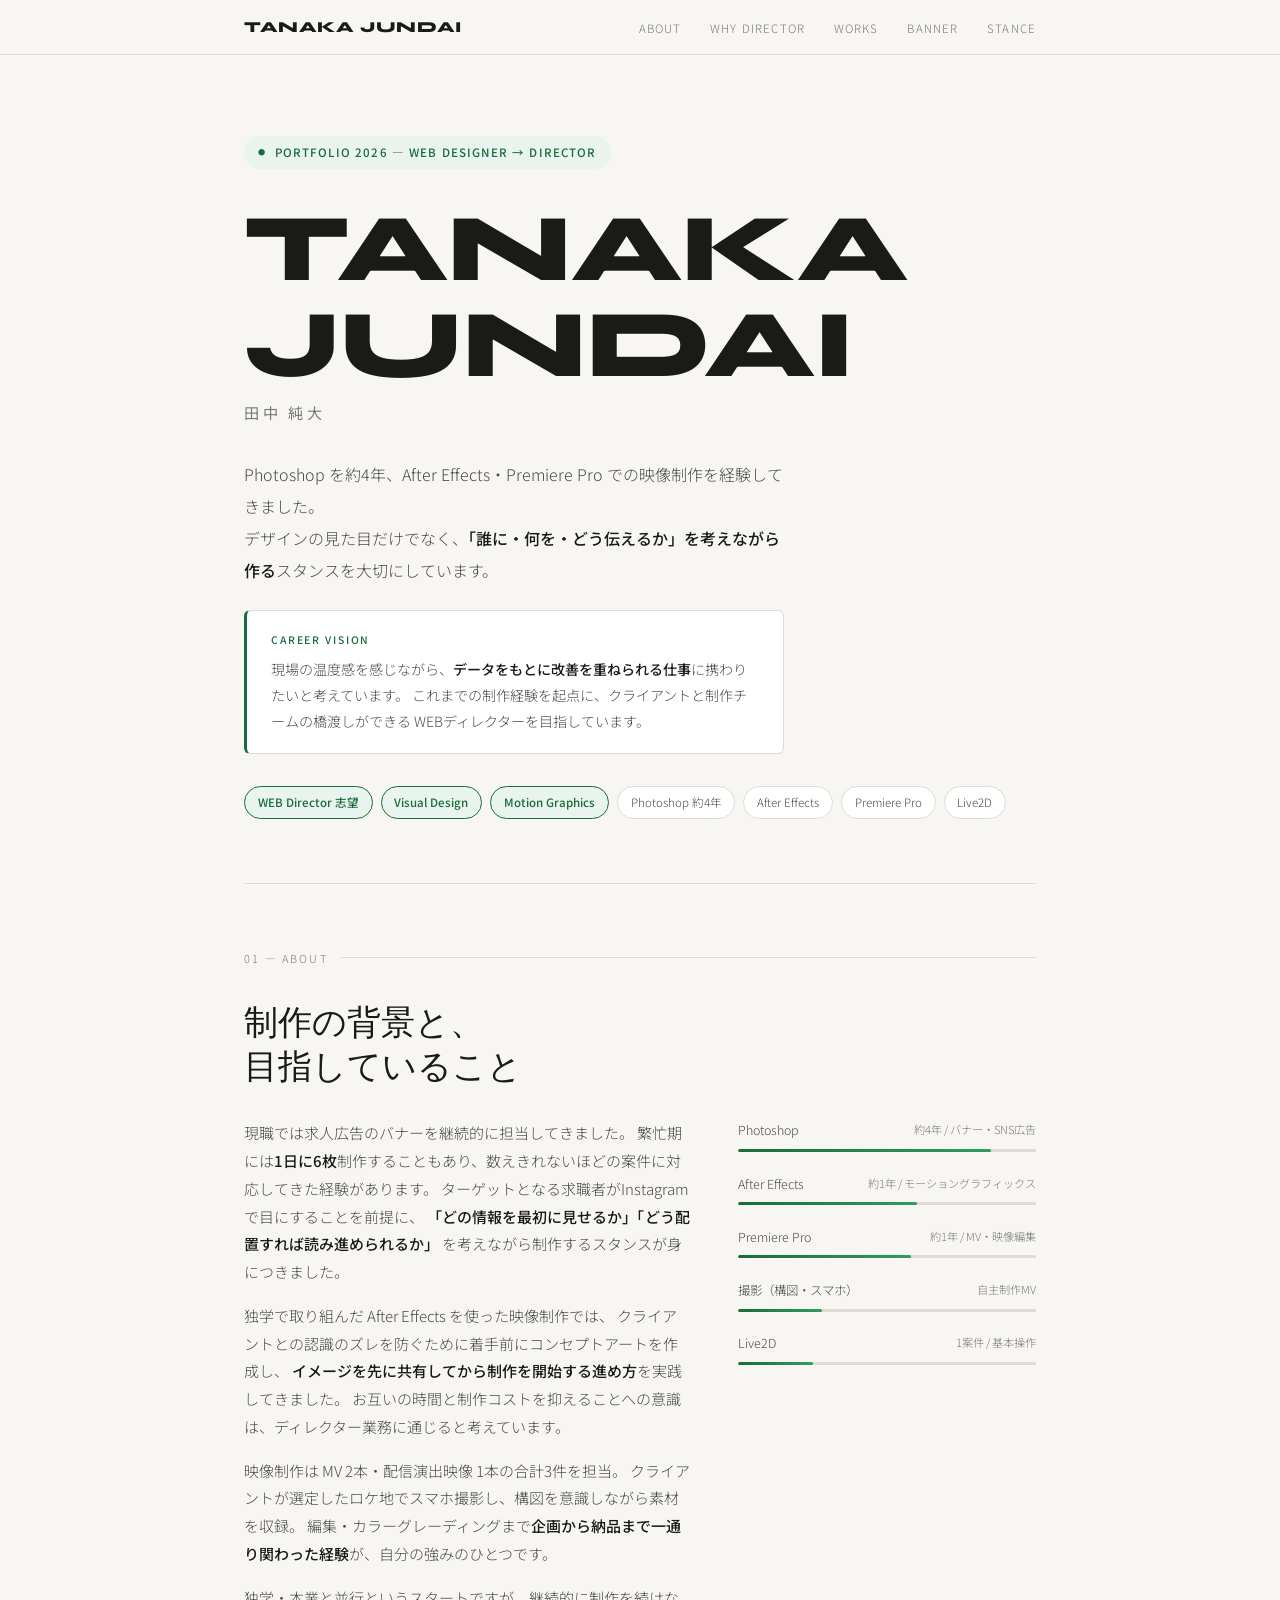
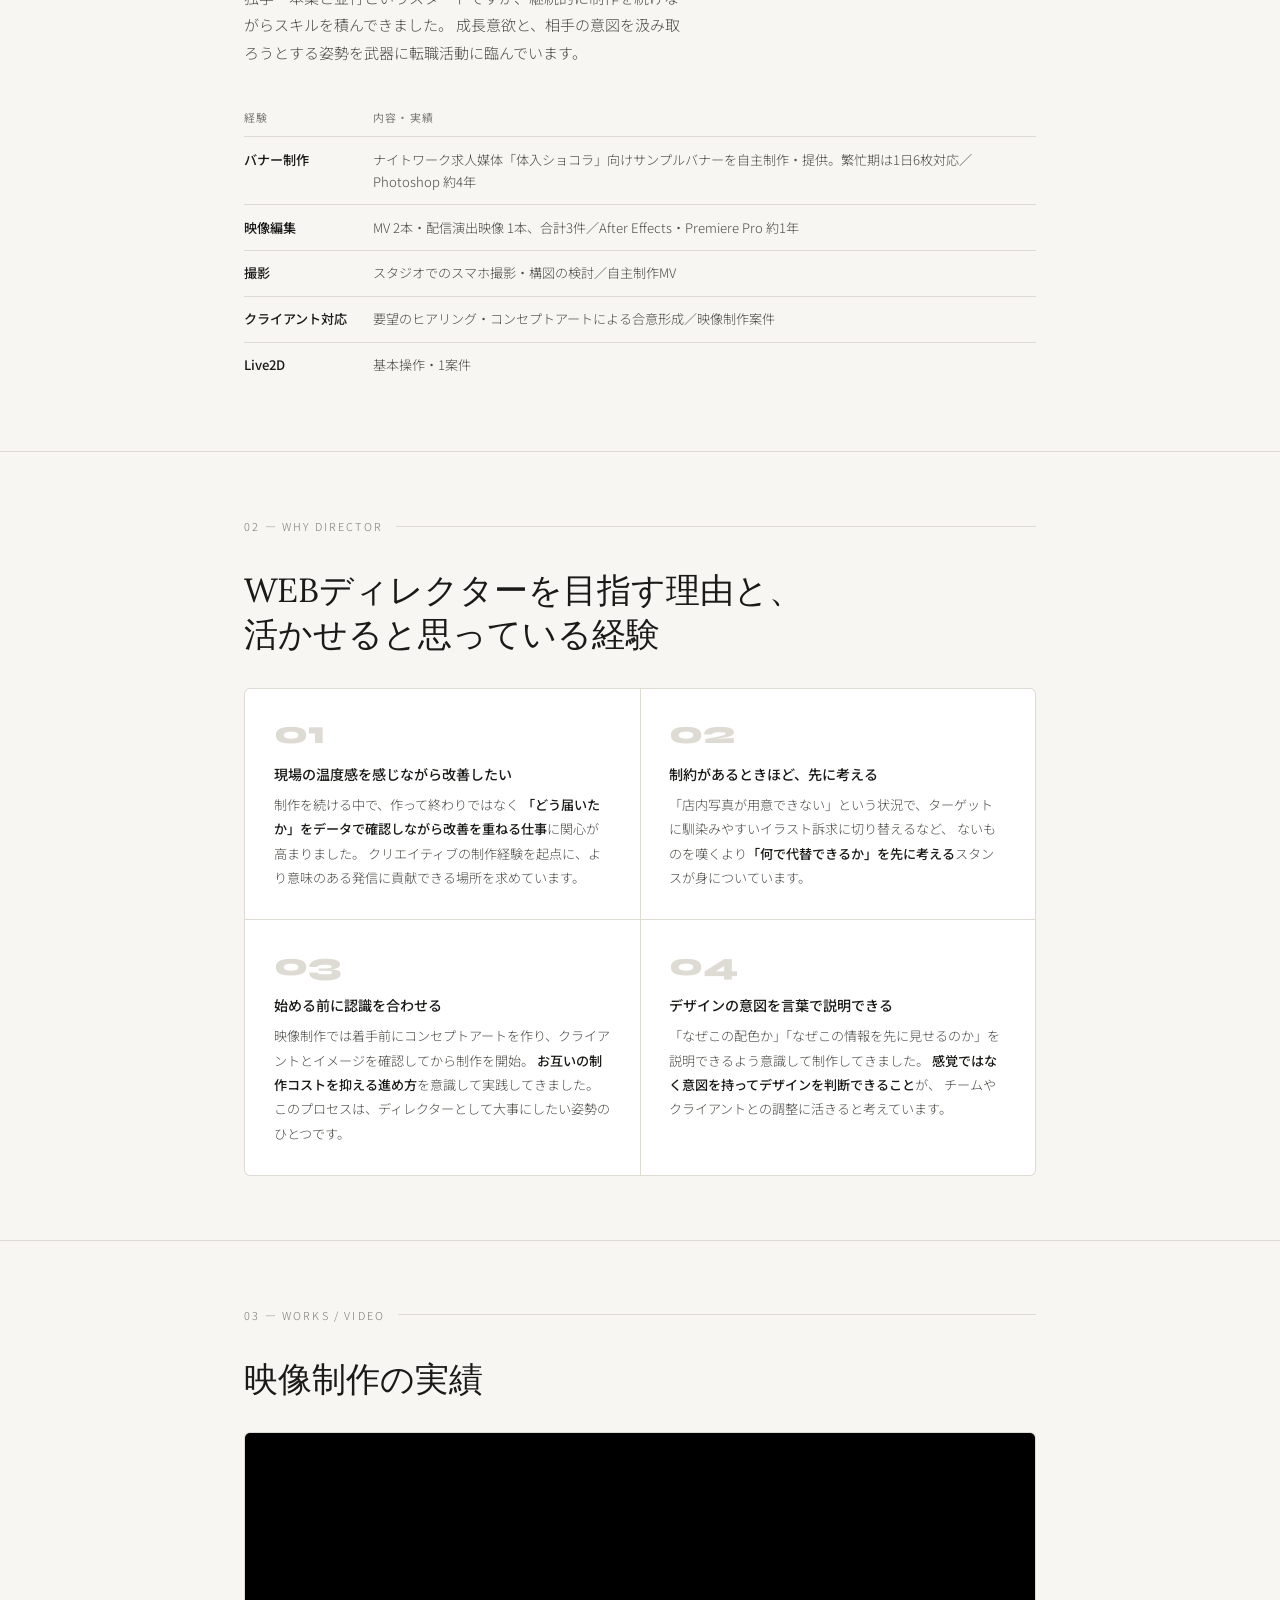
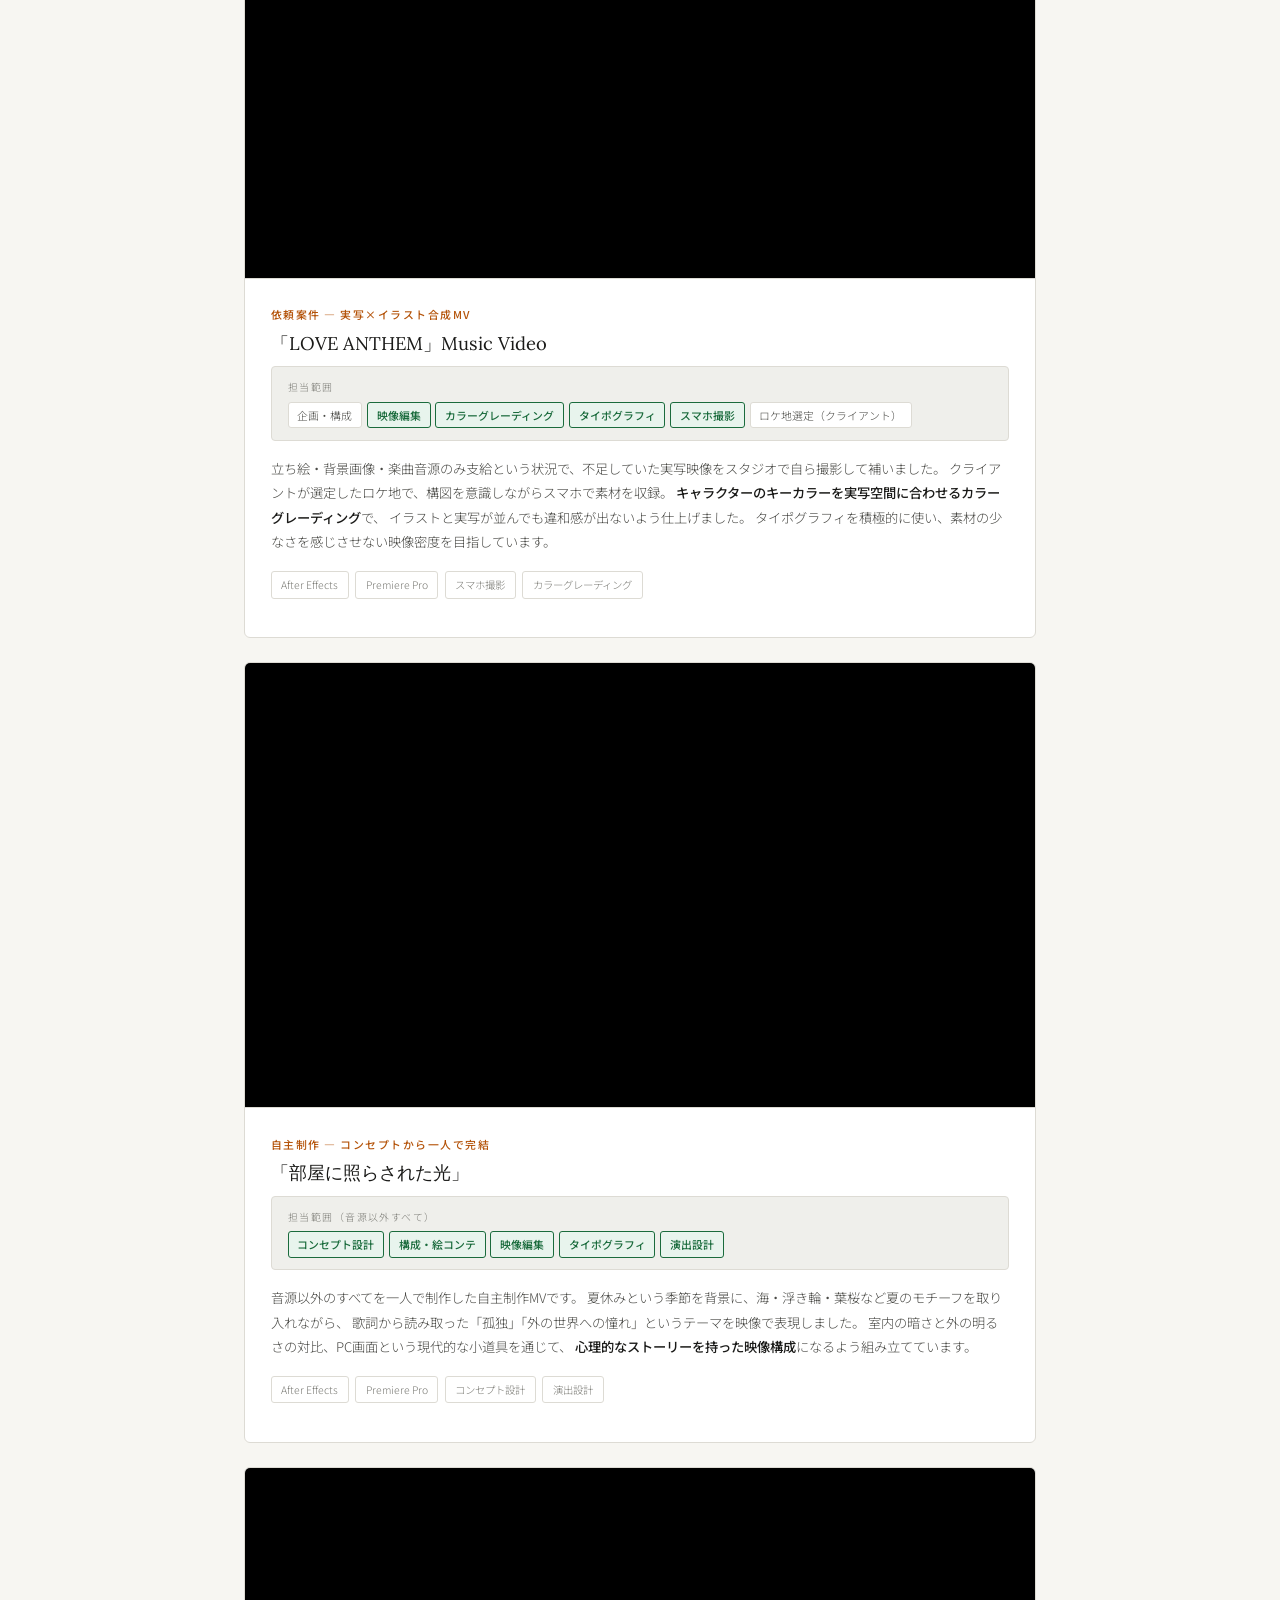
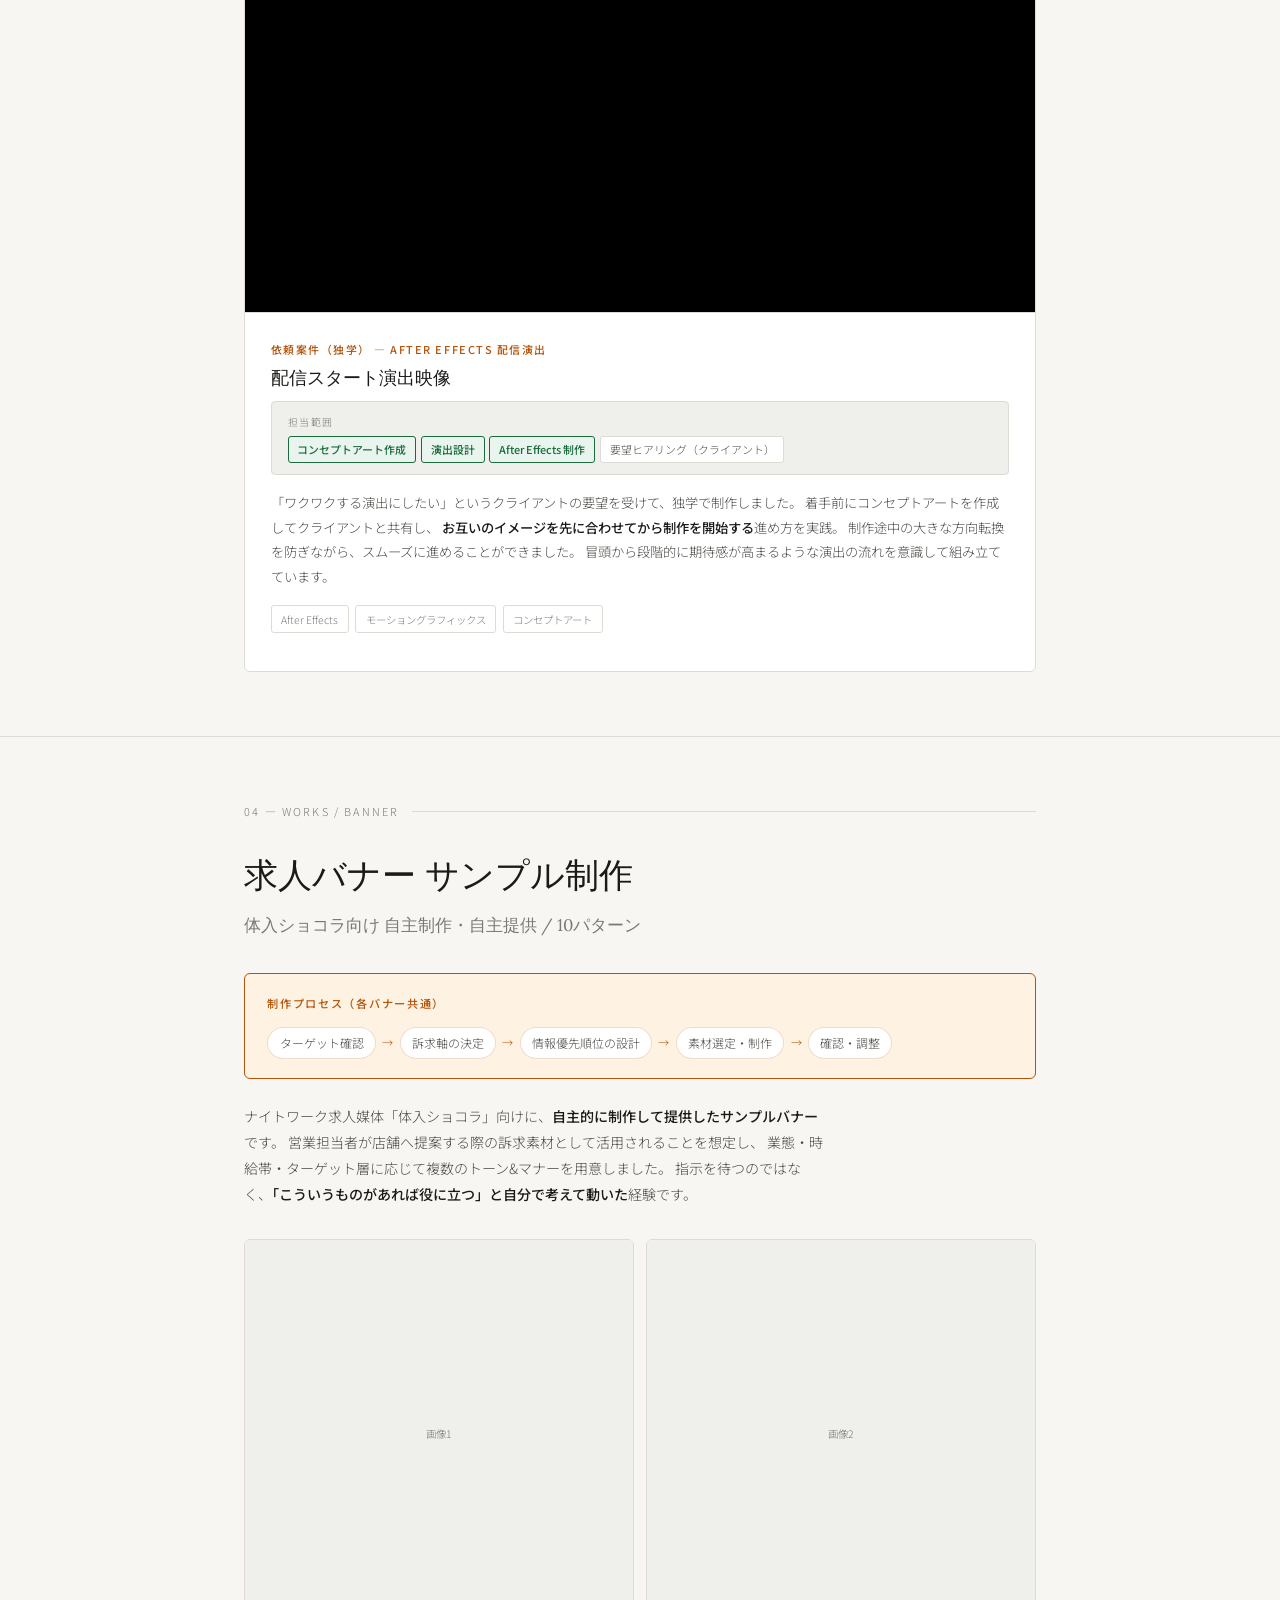
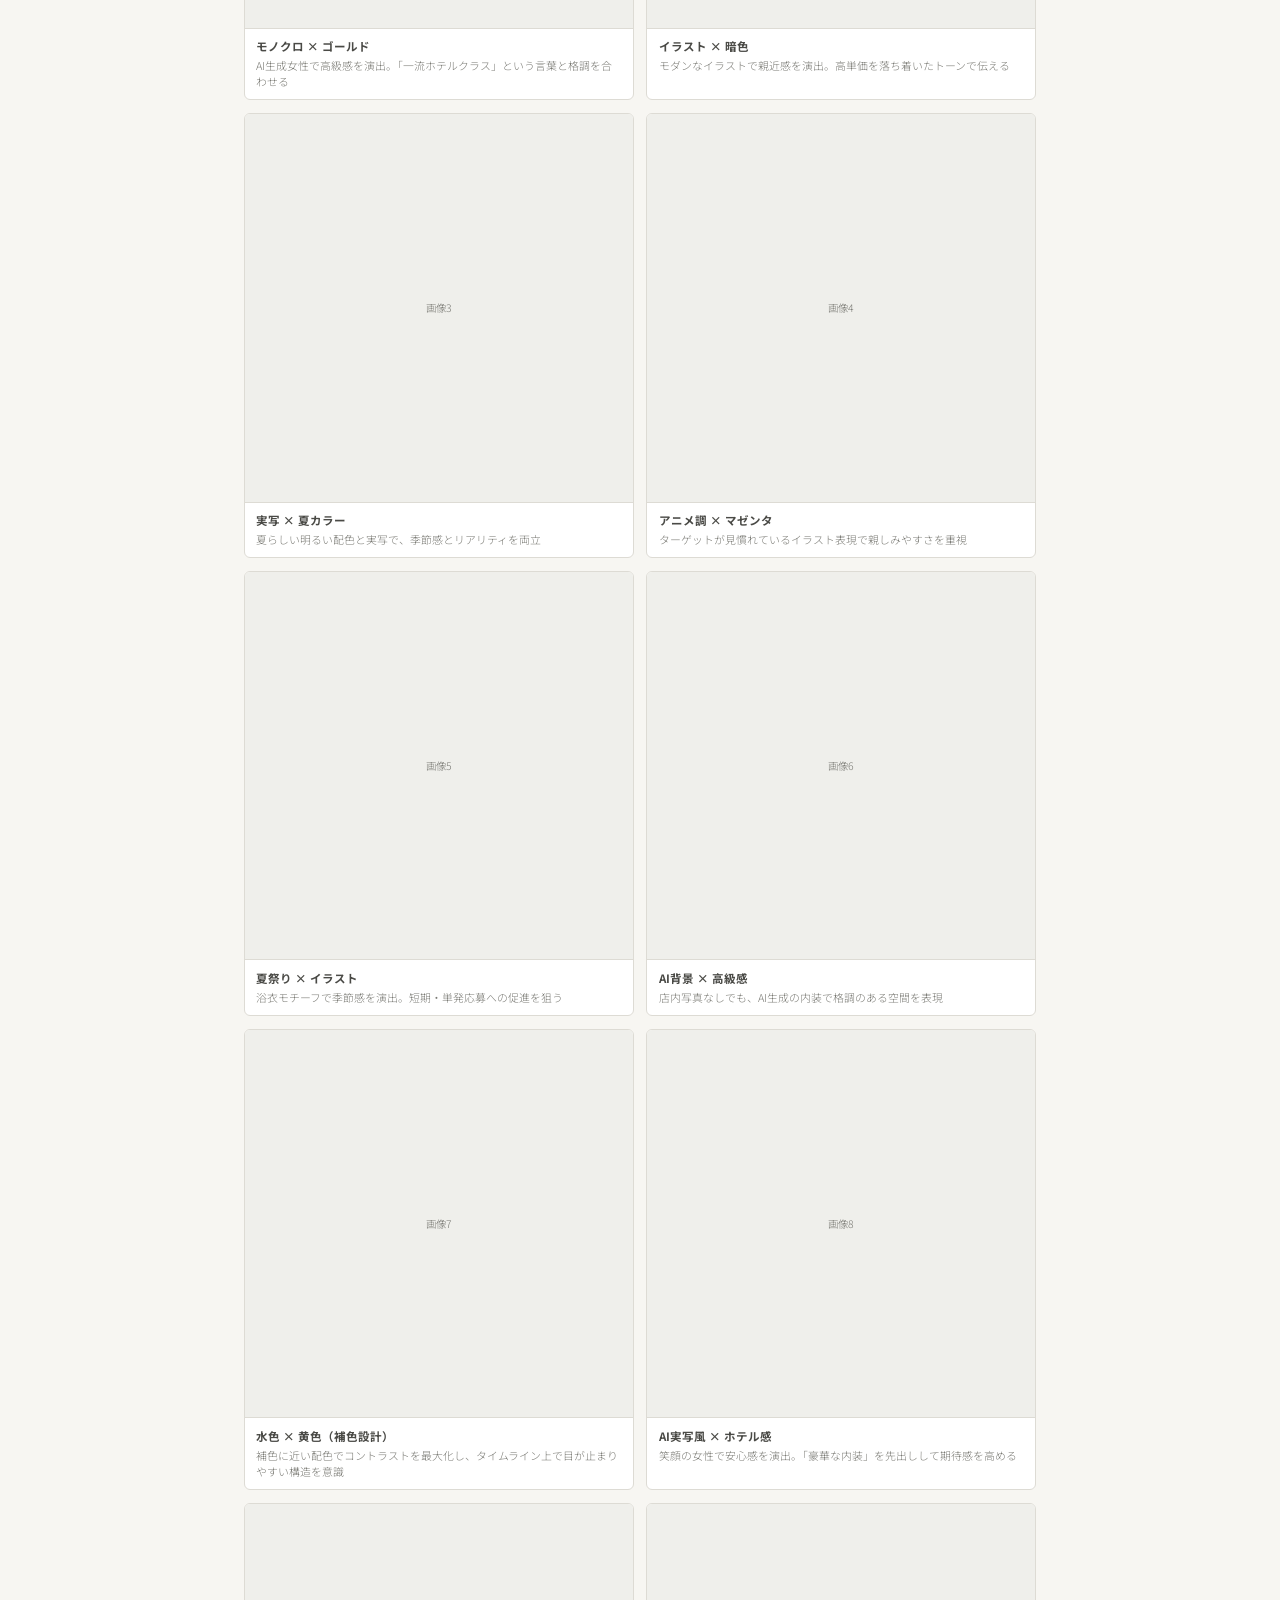
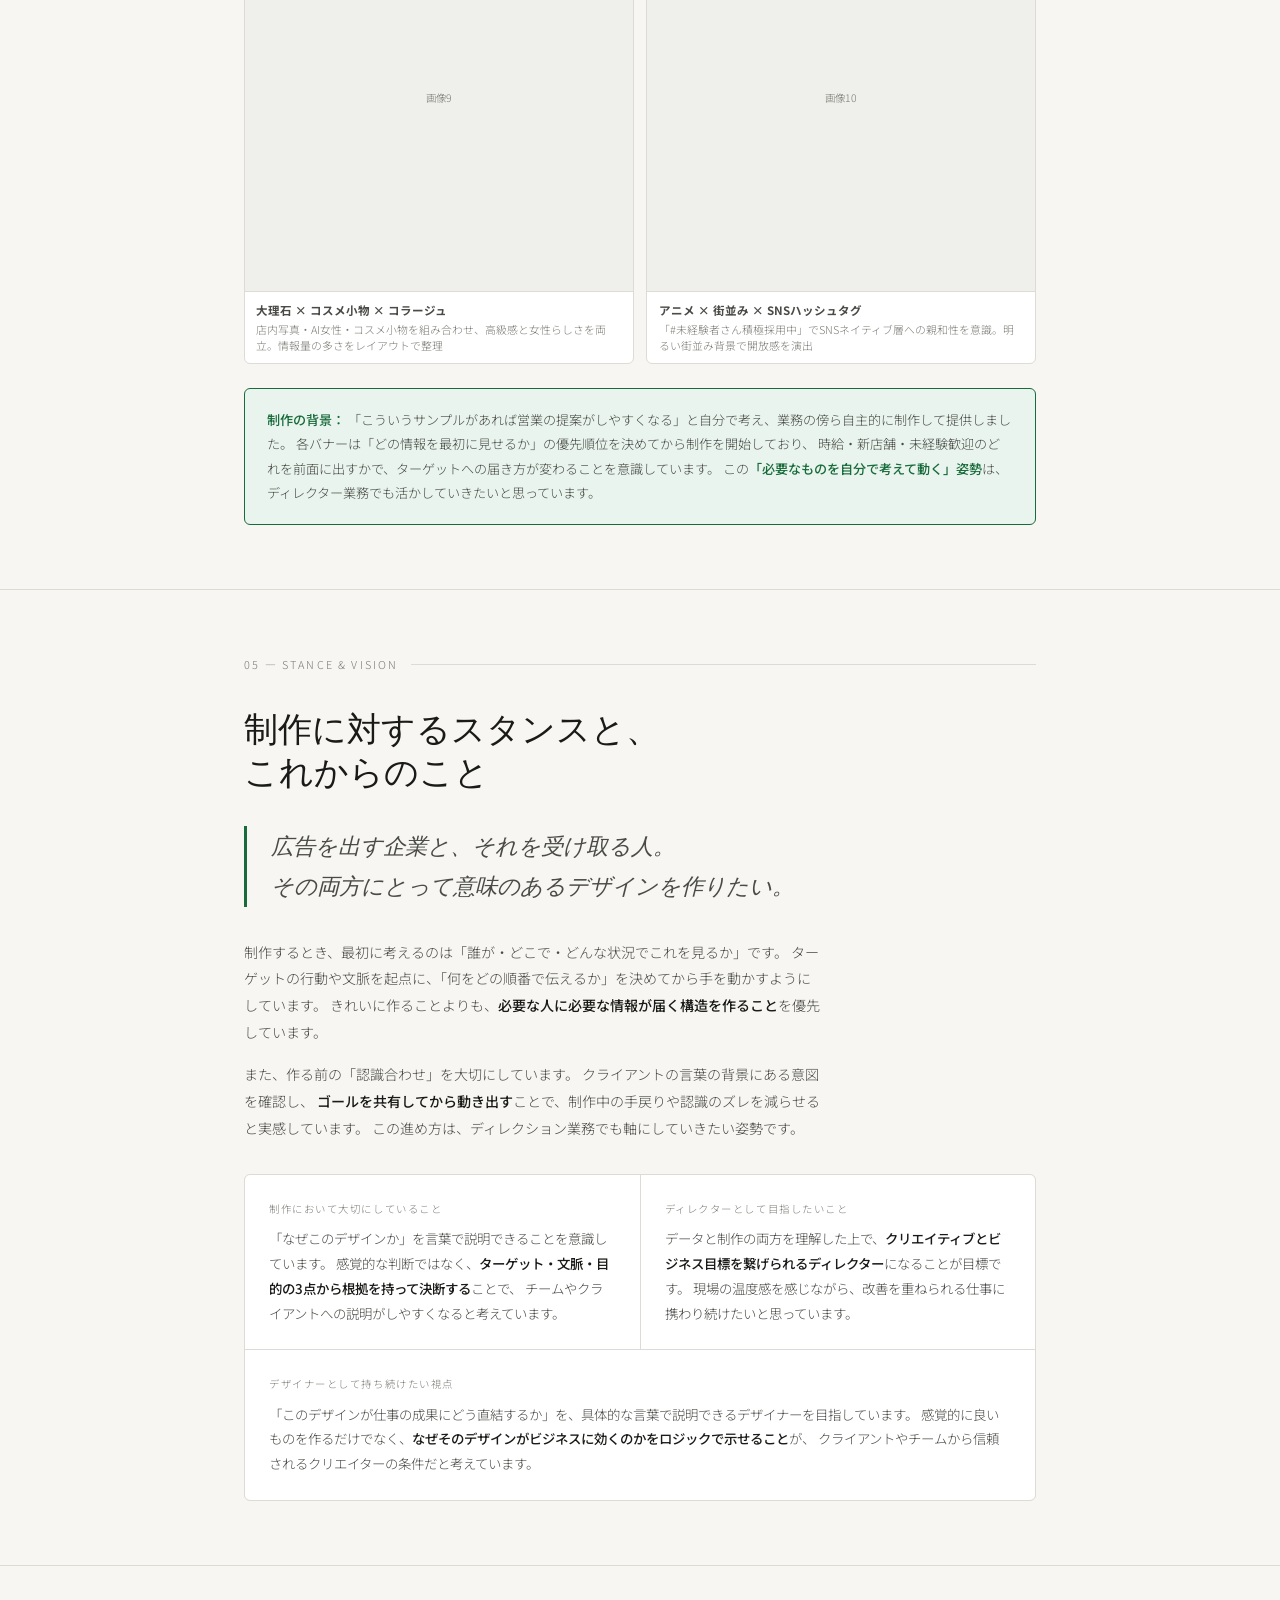
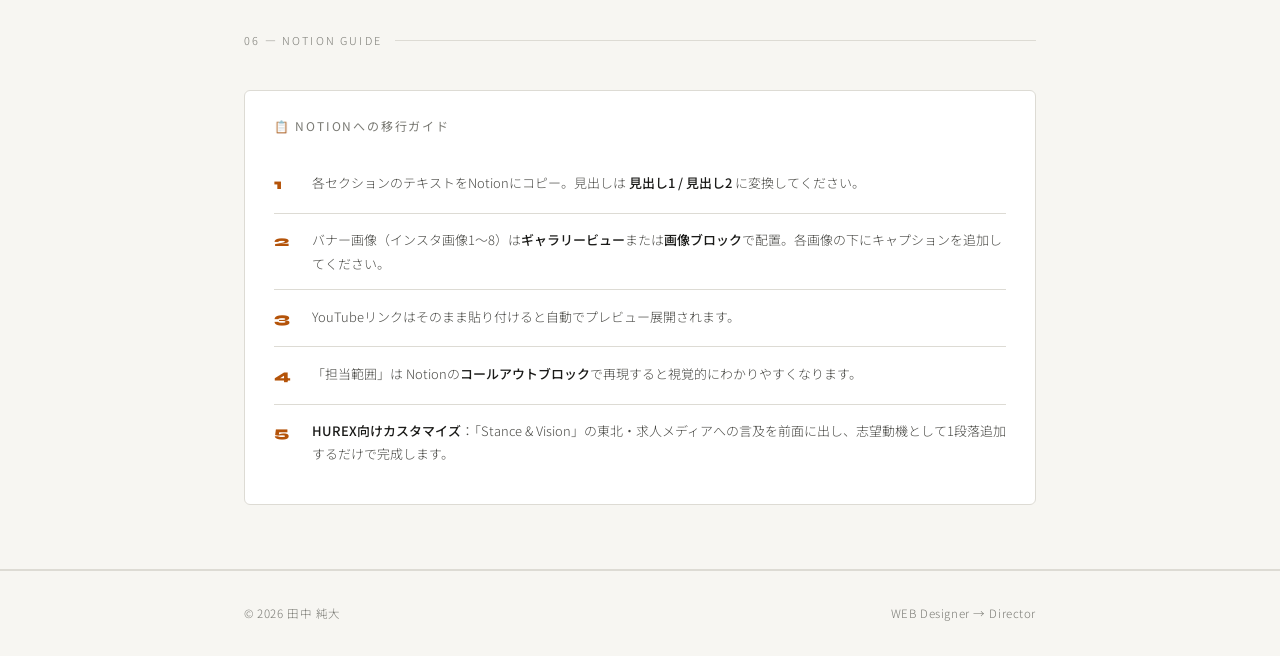
<file: index.html.html>
<!DOCTYPE html>
<html lang="ja">
<head>
<meta charset="UTF-8">
<meta name="viewport" content="width=device-width, initial-scale=1.0">
<title>田中純大 | Portfolio</title>
<link href="https://fonts.googleapis.com/css2?family=Noto+Sans+JP:wght@300;400;500;700&family=Syne:wght@700;800&family=Lora:ital,wght@0,400;1,400&display=swap" rel="stylesheet">
<style>
  :root {
    --bg:        #f7f6f2;
    --bg2:       #ffffff;
    --bg3:       #efefeb;
    --border:    #dddbd4;
    --text:      #1a1a18;
    --text-sub:  #4a4a46;
    --text-muted:#7a7a74;
    --accent:    #1a6b3c;
    --accent-lt: #e8f4ed;
    --accent2:   #b45309;
    --accent2-lt:#fef3e2;
    --line:      1px solid var(--border);
    --radius:    6px;
    --max:       840px;
    --sans:      'Noto Sans JP', sans-serif;
    --display:   'Syne', sans-serif;
    --serif:     'Lora', serif;
  }

  *, *::before, *::after { box-sizing: border-box; margin: 0; padding: 0; }
  html { scroll-behavior: smooth; }
  body {
    background: var(--bg);
    color: var(--text);
    font-family: var(--sans);
    font-weight: 300;
    font-size: 15px;
    line-height: 1.85;
  }

  .wrap { max-width: var(--max); margin: 0 auto; padding: 0 1.5rem; }

  /* NAV */
  nav {
    position: sticky; top: 0; z-index: 100;
    background: rgba(247,246,242,0.94);
    backdrop-filter: blur(8px);
    border-bottom: var(--line);
  }
  .nav-inner {
    max-width: var(--max); margin: 0 auto; padding: 0 1.5rem;
    display: flex; justify-content: space-between; align-items: center;
    height: 54px;
  }
  .nav-logo {
    font-family: var(--display); font-size: 0.95rem; font-weight: 800;
    color: var(--text); text-decoration: none; letter-spacing: 0.04em;
  }
  .nav-links { display: flex; gap: 1.8rem; list-style: none; }
  .nav-links a {
    font-size: 0.72rem; letter-spacing: 0.1em; text-transform: uppercase;
    color: var(--text-muted); text-decoration: none; transition: color 0.2s;
  }
  .nav-links a:hover { color: var(--accent); }

  /* HERO */
  .hero { padding: 5rem 0 4rem; border-bottom: var(--line); }
  .hero-badge {
    display: inline-flex; align-items: center; gap: 0.5rem;
    background: var(--accent-lt); color: var(--accent);
    font-size: 0.72rem; font-weight: 500; letter-spacing: 0.1em;
    text-transform: uppercase; padding: 0.35rem 0.9rem;
    border-radius: 100px; margin-bottom: 2rem;
  }
  .hero-badge::before { content: '●'; font-size: 0.45rem; }
  .hero-name {
    font-family: var(--display); font-size: clamp(3rem, 10vw, 6rem);
    font-weight: 800; line-height: 1; letter-spacing: -0.01em;
    color: var(--text); margin-bottom: 0.3rem;
  }
  .hero-name-ja {
    font-size: 0.95rem; font-weight: 400; color: var(--text-muted);
    letter-spacing: 0.25em; margin-bottom: 2rem;
  }
  .hero-desc {
    font-size: 1rem; color: var(--text-sub); max-width: 540px;
    line-height: 2; margin-bottom: 1.5rem;
  }
  .hero-desc strong { color: var(--text); font-weight: 500; }

  /* ── VISION BOX ── */
  .hero-vision {
    background: var(--bg2); border: var(--line); border-left: 3px solid var(--accent);
    border-radius: var(--radius); padding: 1.2rem 1.5rem;
    max-width: 540px; margin-bottom: 2rem;
  }
  .hero-vision-label {
    font-size: 0.65rem; letter-spacing: 0.18em; text-transform: uppercase;
    color: var(--accent); font-weight: 500; margin-bottom: 0.4rem;
  }
  .hero-vision-text {
    font-size: 0.88rem; color: var(--text-sub); line-height: 1.85;
  }
  .hero-vision-text strong { color: var(--text); font-weight: 500; }

  .hero-chips { display: flex; flex-wrap: wrap; gap: 0.5rem; }
  .chip {
    font-size: 0.72rem; padding: 0.3rem 0.8rem; border-radius: 100px;
    border: var(--line); color: var(--text-sub); background: var(--bg2);
  }
  .chip.hi {
    background: var(--accent-lt); border-color: var(--accent);
    color: var(--accent); font-weight: 500;
  }

  /* SECTION */
  .sec { padding: 4rem 0; border-bottom: var(--line); }
  .sec-label {
    font-size: 0.68rem; letter-spacing: 0.2em; text-transform: uppercase;
    color: var(--text-muted); margin-bottom: 2rem;
    display: flex; align-items: center; gap: 0.8rem;
  }
  .sec-label::after { content:''; flex:1; height:1px; background:var(--border); }
  .sec-title {
    font-family: var(--serif); font-size: clamp(1.4rem, 3.5vw, 2.1rem);
    font-weight: 400; line-height: 1.3; color: var(--text); margin-bottom: 2rem;
  }

  /* ABOUT */
  .about-grid {
    display: grid; grid-template-columns: 3fr 2fr;
    gap: 3rem; align-items: start;
  }
  @media (max-width: 600px) { .about-grid { grid-template-columns: 1fr; gap: 2rem; } }
  .about-body { color: var(--text-sub); }
  .about-body p + p { margin-top: 1rem; }
  .about-body strong { color: var(--text); font-weight: 500; }

  .skill-block { display: flex; flex-direction: column; gap: 1.3rem; }
  .skill-head {
    display: flex; justify-content: space-between;
    font-size: 0.78rem; margin-bottom: 0.4rem; color: var(--text-sub);
  }
  .skill-head span:last-child { color: var(--text-muted); font-size: 0.7rem; }
  .skill-track { height: 3px; background: var(--border); border-radius: 3px; overflow: hidden; }
  .skill-fill {
    height: 100%; background: linear-gradient(90deg, var(--accent), #2d9e5e);
    border-radius: 3px;
  }

  /* EXPERIENCE TABLE — 担当範囲の明示 */
  .exp-table {
    width: 100%; border-collapse: collapse; font-size: 0.82rem;
    margin-top: 1.5rem;
  }
  .exp-table th {
    text-align: left; font-size: 0.68rem; letter-spacing: 0.12em;
    text-transform: uppercase; color: var(--text-muted); font-weight: 400;
    padding: 0 0.8rem 0.6rem; border-bottom: var(--line);
  }
  .exp-table th:first-child { padding-left: 0; }
  .exp-table td {
    padding: 0.7rem 0.8rem; border-bottom: var(--line);
    vertical-align: top; color: var(--text-sub); line-height: 1.7;
  }
  .exp-table td:first-child { padding-left: 0; color: var(--text); font-weight: 500; white-space: nowrap; }
  .exp-table tr:last-child td { border-bottom: none; }

  /* STRENGTH CARDS */
  .strength-grid {
    display: grid; grid-template-columns: repeat(2, 1fr);
    gap: 1px; background: var(--border);
    border: var(--line); border-radius: var(--radius); overflow: hidden;
  }
  @media (max-width: 600px) { .strength-grid { grid-template-columns: 1fr; } }
  .strength-cell { background: var(--bg2); padding: 1.8rem; }
  .strength-num {
    font-family: var(--display); font-size: 2rem; font-weight: 800;
    color: var(--border); line-height: 1; margin-bottom: 0.7rem;
  }
  .strength-title { font-size: 0.88rem; font-weight: 500; color: var(--text); margin-bottom: 0.4rem; }
  .strength-body { font-size: 0.82rem; color: var(--text-sub); line-height: 1.85; }
  .strength-body strong { color: var(--text); font-weight: 500; }

  /* WORK CARDS */
  .works-stack { display: flex; flex-direction: column; gap: 1.5rem; }
  .work-card {
    background: var(--bg2); border: var(--line); border-radius: var(--radius);
    overflow: hidden; transition: box-shadow 0.25s, border-color 0.25s;
  }
  .work-card:hover { border-color: var(--accent); box-shadow: 0 4px 20px rgba(26,107,60,0.07); }
  .work-inner { display: grid; grid-template-columns: 180px 1fr; }
  @media (max-width: 600px) { .work-inner { grid-template-columns: 1fr; } }
  .work-thumb {
    background: var(--bg3); display: flex; flex-direction: column;
    align-items: center; justify-content: center; gap: 0.4rem;
    padding: 1.5rem; border-right: var(--line); min-height: 160px;
  }
  @media (max-width: 600px) { .work-thumb { border-right: none; border-bottom: var(--line); min-height: 90px; } }
  .work-thumb-icon { font-size: 1.6rem; }
  .work-thumb-label { font-size: 0.62rem; color: var(--text-muted); letter-spacing: 0.1em; text-transform: uppercase; text-align: center; }
  .work-body { padding: 1.6rem; }
  .work-cat { font-size: 0.68rem; letter-spacing: 0.14em; text-transform: uppercase; color: var(--accent2); font-weight: 500; margin-bottom: 0.4rem; }
  .work-title { font-family: var(--serif); font-size: 1.15rem; font-weight: 400; margin-bottom: 0.6rem; line-height: 1.4; }
  .work-desc { font-size: 0.83rem; color: var(--text-sub); line-height: 1.85; margin-bottom: 1rem; }
  .work-desc strong { color: var(--text); font-weight: 500; }

  /* ── 担当範囲バッジ ── */
  .work-scope {
    background: var(--bg3); border: var(--line); border-radius: 4px;
    padding: 0.7rem 1rem; margin-bottom: 1rem;
    font-size: 0.78rem; color: var(--text-sub);
  }
  .work-scope-label {
    font-size: 0.62rem; letter-spacing: 0.15em; text-transform: uppercase;
    color: var(--text-muted); display: block; margin-bottom: 0.3rem;
  }
  .scope-row { display: flex; flex-wrap: wrap; gap: 0.3rem; }
  .scope-tag {
    font-size: 0.68rem; padding: 0.15rem 0.55rem;
    background: var(--bg2); border: var(--line); border-radius: 3px;
    color: var(--text-sub);
  }
  .scope-tag.mine {
    background: var(--accent-lt); border-color: var(--accent);
    color: var(--accent); font-weight: 500;
  }

  .work-tags { display: flex; flex-wrap: wrap; gap: 0.4rem; margin-bottom: 0.8rem; }
  .work-tag { font-size: 0.65rem; padding: 0.2rem 0.6rem; border: var(--line); color: var(--text-muted); border-radius: 3px; }
  .work-link {
    display: inline-flex; align-items: center; gap: 0.4rem;
    font-size: 0.78rem; color: var(--accent); text-decoration: none;
    font-weight: 500;
  }
  .work-link:hover { text-decoration: underline; }
  .work-link::after { content: '↗'; font-size: 0.68rem; }

  /* BANNER */
  .banner-intro { font-size: 0.88rem; color: var(--text-sub); line-height: 1.85; margin-bottom: 2rem; max-width: 580px; }
  .banner-intro strong { color: var(--text); font-weight: 500; }
  .banner-grid {
    display: grid; grid-template-columns: repeat(2, 1fr);
    gap: 0.8rem; margin-bottom: 1.5rem;
  }
  @media (max-width: 600px) { .banner-grid { grid-template-columns: 1fr; } }
  .banner-card {
    background: var(--bg2); border: var(--line); border-radius: var(--radius);
    overflow: hidden; transition: border-color 0.2s, box-shadow 0.2s;
  }
  .banner-card:hover { border-color: var(--accent); box-shadow: 0 2px 10px rgba(26,107,60,0.08); }
  .banner-thumb {
    aspect-ratio: 1; background: var(--bg3);
    display: flex; align-items: center; justify-content: center;
    font-size: 0.65rem; color: var(--text-muted);
  }
  .banner-caption { padding: 0.6rem 0.7rem; font-size: 0.68rem; color: var(--text-muted); line-height: 1.5; border-top: var(--line); }
  .banner-caption strong { display: block; color: var(--text-sub); font-size: 0.72rem; margin-bottom: 0.1rem; }

  /* ── 制作プロセスボックス ── */
  .process-box {
    background: var(--accent2-lt); border: 1px solid var(--accent2);
    border-radius: var(--radius); padding: 1.2rem 1.4rem; margin-bottom: 1.5rem;
  }
  .process-box-title {
    font-size: 0.7rem; letter-spacing: 0.15em; text-transform: uppercase;
    color: var(--accent2); font-weight: 500; margin-bottom: 0.8rem;
  }
  .process-steps {
    display: flex; flex-wrap: wrap; gap: 0.4rem; align-items: center;
  }
  .process-step {
    font-size: 0.75rem; padding: 0.25rem 0.7rem;
    background: var(--bg2); border: 1px solid rgba(180,83,9,0.2);
    border-radius: 100px; color: var(--text-sub);
  }
  .process-arrow { color: var(--accent2); font-size: 0.7rem; }

  .banner-note {
    background: var(--accent-lt); border: 1px solid var(--accent);
    border-radius: var(--radius); padding: 1.2rem 1.4rem;
    font-size: 0.82rem; color: var(--text-sub); line-height: 1.85;
  }
  .banner-note strong { color: var(--accent); font-weight: 500; }

  /* STANCE */
  .philosophy-quote {
    font-family: var(--serif); font-size: clamp(1.05rem, 2.5vw, 1.4rem);
    font-style: italic; color: var(--text-sub); line-height: 1.8;
    border-left: 3px solid var(--accent); padding-left: 1.5rem; margin: 2rem 0;
  }
  .philosophy-body { font-size: 0.88rem; color: var(--text-sub); line-height: 1.9; max-width: 580px; }
  .philosophy-body p + p { margin-top: 1rem; }
  .philosophy-body strong { color: var(--text); font-weight: 500; }

  /* VISION SECTION */
  .vision-grid {
    display: grid; grid-template-columns: repeat(2, 1fr);
    gap: 1px; background: var(--border);
    border: var(--line); border-radius: var(--radius); overflow: hidden;
    margin-top: 2rem;
  }
  @media (max-width: 600px) { .vision-grid { grid-template-columns: 1fr; } }
  .vision-cell { background: var(--bg2); padding: 1.5rem; }
  .vision-cell-label {
    font-size: 0.65rem; letter-spacing: 0.15em; text-transform: uppercase;
    color: var(--text-muted); margin-bottom: 0.5rem;
  }
  .vision-cell-text { font-size: 0.84rem; color: var(--text-sub); line-height: 1.85; }
  .vision-cell-text strong { color: var(--text); font-weight: 500; }

  /* NOTION GUIDE */
  .notion-guide {
    margin-top: 2.5rem; background: var(--bg2); border: var(--line);
    border-radius: var(--radius); padding: 1.5rem 1.8rem;
  }
  .notion-guide-title {
    font-size: 0.75rem; letter-spacing: 0.15em; text-transform: uppercase;
    color: var(--text-muted); font-weight: 400; margin-bottom: 1.2rem;
  }
  .notion-step {
    display: flex; gap: 1rem; padding: 0.9rem 0;
    border-bottom: var(--line); font-size: 0.81rem; color: var(--text-sub); line-height: 1.8;
  }
  .notion-step:last-child { border-bottom: none; }
  .notion-step-n { font-family: var(--display); font-size: 0.95rem; font-weight: 800; color: var(--accent2); min-width: 1.4rem; }
  .notion-step strong { color: var(--text); font-weight: 500; }

  /* FOOTER */
  footer { border-top: var(--line); padding: 2rem 0; }
  .footer-inner {
    max-width: var(--max); margin: 0 auto; padding: 0 1.5rem;
    display: flex; justify-content: space-between; align-items: center;
    font-size: 0.72rem; color: var(--text-muted); letter-spacing: 0.05em;
  }

  /* ANIMATIONS */
  @keyframes fadeUp { from { opacity:0; transform:translateY(14px); } to { opacity:1; transform:translateY(0); } }
  .hero-badge   { animation: fadeUp 0.5s 0.05s both; }
  .hero-name    { animation: fadeUp 0.5s 0.15s both; }
  .hero-name-ja { animation: fadeUp 0.5s 0.2s  both; }
  .hero-desc    { animation: fadeUp 0.5s 0.3s  both; }
  .hero-vision  { animation: fadeUp 0.5s 0.38s both; }
  .hero-chips   { animation: fadeUp 0.5s 0.46s both; }
</style>
</head>
<body>

<!-- NAV -->
<nav aria-label="メインナビゲーション">
  <div class="nav-inner">
    <a class="nav-logo" href="#top">TANAKA JUNDAI</a>
    <ul class="nav-links">
      <li><a href="#about">About</a></li>
      <li><a href="#why">Why Director</a></li>
      <li><a href="#works">Works</a></li>
      <li><a href="#banner">Banner</a></li>
      <li><a href="#stance">Stance</a></li>
    </ul>
  </div>
</nav>

<!-- HERO -->
<div id="top">
  <div class="wrap">
    <section class="hero" aria-labelledby="hero-name">
      <p class="hero-badge">Portfolio 2026 — WEB Designer → Director</p>
      <h1 class="hero-name" id="hero-name">TANAKA<br>JUNDAI</h1>
      <p class="hero-name-ja">田中 純大</p>
      <p class="hero-desc">
        Photoshop を約4年、After Effects・Premiere Pro での映像制作を経験してきました。<br>
        デザインの見た目だけでなく、<strong>「誰に・何を・どう伝えるか」を考えながら作る</strong>スタンスを大切にしています。
      </p>

      <!-- キャリアビジョン -->
      <div class="hero-vision" role="note" aria-label="キャリアビジョン">
        <p class="hero-vision-label">Career Vision</p>
        <p class="hero-vision-text">
          現場の温度感を感じながら、<strong>データをもとに改善を重ねられる仕事</strong>に携わりたいと考えています。
          これまでの制作経験を起点に、クライアントと制作チームの橋渡しができる
          WEBディレクターを目指しています。
        </p>
      </div>

      <div class="hero-chips" role="list" aria-label="スキルタグ">
        <span class="chip hi" role="listitem">WEB Director 志望</span>
        <span class="chip hi" role="listitem">Visual Design</span>
        <span class="chip hi" role="listitem">Motion Graphics</span>
        <span class="chip" role="listitem">Photoshop 約4年</span>
        <span class="chip" role="listitem">After Effects</span>
        <span class="chip" role="listitem">Premiere Pro</span>
        <span class="chip" role="listitem">Live2D</span>
      </div>
    </section>
  </div>
</div>

<!-- ABOUT -->
<section id="about" class="sec" aria-labelledby="about-title">
  <div class="wrap">
    <p class="sec-label">01 — About</p>
    <h2 class="sec-title" id="about-title">制作の背景と、<br>目指していること</h2>

    <!-- 本文 ＋ スキルバー：2カラム -->
    <div class="about-grid">
      <div class="about-body">
        <p>
          現職では求人広告のバナーを継続的に担当してきました。
          繁忙期には<strong>1日に6枚</strong>制作することもあり、数えきれないほどの案件に対応してきた経験があります。
          ターゲットとなる求職者がInstagramで目にすることを前提に、
          <strong>「どの情報を最初に見せるか」「どう配置すれば読み進められるか」</strong>
          を考えながら制作するスタンスが身につきました。
        </p>
        <p>
          独学で取り組んだ After Effects を使った映像制作では、
          クライアントとの認識のズレを防ぐために着手前にコンセプトアートを作成し、
          <strong>イメージを先に共有してから制作を開始する進め方</strong>を実践してきました。
          お互いの時間と制作コストを抑えることへの意識は、ディレクター業務に通じると考えています。
        </p>
        <p>
          映像制作は MV 2本・配信演出映像 1本の合計3件を担当。
          クライアントが選定したロケ地でスマホ撮影し、構図を意識しながら素材を収録。
          編集・カラーグレーディングまで<strong>企画から納品まで一通り関わった経験</strong>が、自分の強みのひとつです。
        </p>
        <p>
          独学・本業と並行というスタートですが、継続的に制作を続けながらスキルを積んできました。
          成長意欲と、相手の意図を汲み取ろうとする姿勢を武器に転職活動に臨んでいます。
        </p>
      </div>

      <div>
        <div class="skill-block" role="list" aria-label="スキルレベル">
          <div role="listitem">
            <div class="skill-head"><span>Photoshop</span><span>約4年 / バナー・SNS広告</span></div>
            <div class="skill-track" role="progressbar" aria-valuenow="85" aria-valuemin="0" aria-valuemax="100" aria-label="Photoshop 85%">
              <div class="skill-fill" style="width:85%"></div>
            </div>
          </div>
          <div role="listitem">
            <div class="skill-head"><span>After Effects</span><span>約1年 / モーショングラフィックス</span></div>
            <div class="skill-track" role="progressbar" aria-valuenow="60" aria-valuemin="0" aria-valuemax="100" aria-label="After Effects 60%">
              <div class="skill-fill" style="width:60%"></div>
            </div>
          </div>
          <div role="listitem">
            <div class="skill-head"><span>Premiere Pro</span><span>約1年 / MV・映像編集</span></div>
            <div class="skill-track" role="progressbar" aria-valuenow="58" aria-valuemin="0" aria-valuemax="100" aria-label="Premiere Pro 58%">
              <div class="skill-fill" style="width:58%"></div>
            </div>
          </div>
          <div role="listitem">
            <div class="skill-head"><span>撮影（構図・スマホ）</span><span>自主制作MV</span></div>
            <div class="skill-track" role="progressbar" aria-valuenow="28" aria-valuemin="0" aria-valuemax="100" aria-label="撮影 28%">
              <div class="skill-fill" style="width:28%"></div>
            </div>
          </div>
          <div role="listitem">
            <div class="skill-head"><span>Live2D</span><span>1案件 / 基本操作</span></div>
            <div class="skill-track" role="progressbar" aria-valuenow="25" aria-valuemin="0" aria-valuemax="100" aria-label="Live2D 25%">
              <div class="skill-fill" style="width:25%"></div>
            </div>
          </div>
        </div>
      </div>
    </div>

    <!-- 経歴サマリ：グリッド下に全幅で表示 -->
    <table class="exp-table" aria-label="経歴・制作実績サマリ" style="margin-top:2.5rem">
      <thead>
        <tr>
          <th>経験</th>
          <th>内容・実績</th>
        </tr>
      </thead>
      <tbody>
        <tr>
          <td>バナー制作</td>
          <td>ナイトワーク求人媒体「体入ショコラ」向けサンプルバナーを自主制作・提供。繁忙期は1日6枚対応／Photoshop 約4年</td>
        </tr>
        <tr>
          <td>映像編集</td>
          <td>MV 2本・配信演出映像 1本、合計3件／After Effects・Premiere Pro 約1年</td>
        </tr>
        <tr>
          <td>撮影</td>
          <td>スタジオでのスマホ撮影・構図の検討／自主制作MV</td>
        </tr>
        <tr>
          <td>クライアント対応</td>
          <td>要望のヒアリング・コンセプトアートによる合意形成／映像制作案件</td>
        </tr>
        <tr>
          <td>Live2D</td>
          <td>基本操作・1案件</td>
        </tr>
      </tbody>
    </table>
  </div>
</section>

<!-- WHY DIRECTOR -->
<section id="why" class="sec" aria-labelledby="why-title">
  <div class="wrap">
    <p class="sec-label">02 — Why Director</p>
    <h2 class="sec-title" id="why-title">WEBディレクターを目指す理由と、<br>活かせると思っている経験</h2>
    <div class="strength-grid" role="list">

      <div class="strength-cell" role="listitem">
        <div class="strength-num" aria-hidden="true">01</div>
        <h3 class="strength-title">現場の温度感を感じながら改善したい</h3>
        <p class="strength-body">
          制作を続ける中で、作って終わりではなく
          <strong>「どう届いたか」をデータで確認しながら改善を重ねる仕事</strong>に関心が高まりました。
          クリエイティブの制作経験を起点に、より意味のある発信に貢献できる場所を求めています。
        </p>
      </div>

      <div class="strength-cell" role="listitem">
        <div class="strength-num" aria-hidden="true">02</div>
        <h3 class="strength-title">制約があるときほど、先に考える</h3>
        <p class="strength-body">
          「店内写真が用意できない」という状況で、ターゲットに馴染みやすいイラスト訴求に切り替えるなど、
          ないものを嘆くより<strong>「何で代替できるか」を先に考える</strong>スタンスが身についています。
        </p>
      </div>

      <div class="strength-cell" role="listitem">
        <div class="strength-num" aria-hidden="true">03</div>
        <h3 class="strength-title">始める前に認識を合わせる</h3>
        <p class="strength-body">
          映像制作では着手前にコンセプトアートを作り、クライアントとイメージを確認してから制作を開始。
          <strong>お互いの制作コストを抑える進め方</strong>を意識して実践してきました。
          このプロセスは、ディレクターとして大事にしたい姿勢のひとつです。
        </p>
      </div>

      <div class="strength-cell" role="listitem">
        <div class="strength-num" aria-hidden="true">04</div>
        <h3 class="strength-title">デザインの意図を言葉で説明できる</h3>
        <p class="strength-body">
          「なぜこの配色か」「なぜこの情報を先に見せるのか」を説明できるよう意識して制作してきました。
          <strong>感覚ではなく意図を持ってデザインを判断できること</strong>が、
          チームやクライアントとの調整に活きると考えています。
        </p>
      </div>

    </div>
  </div>
</section>

<!-- WORKS: VIDEO -->
<section id="works" class="sec" aria-labelledby="works-title">
  <div class="wrap">
    <p class="sec-label">03 — Works / Video</p>
    <h2 class="sec-title" id="works-title">映像制作の実績</h2>
    <div class="works-stack">

      <!-- LOVE ANTHEM -->
      <article class="work-card">
        <div style="position:relative;padding-top:56.25%;background:#000;border-bottom:var(--line)">
          <iframe
            src="https://www.youtube.com/embed/sU2lgredggQ"
            title="LOVE ANTHEM Music Video"
            style="position:absolute;inset:0;width:100%;height:100%;border:none;"
            allow="accelerometer; autoplay; clipboard-write; encrypted-media; gyroscope; picture-in-picture"
            allowfullscreen
            loading="lazy">
          </iframe>
        </div>
        <div class="work-inner" style="grid-template-columns:1fr">
          <div class="work-body">
            <p class="work-cat">依頼案件 — 実写×イラスト合成MV</p>
            <h3 class="work-title">「LOVE ANTHEM」Music Video</h3>

            <div class="work-scope" aria-label="担当範囲">
              <span class="work-scope-label">担当範囲</span>
              <div class="scope-row">
                <span class="scope-tag">企画・構成</span>
                <span class="scope-tag mine">映像編集</span>
                <span class="scope-tag mine">カラーグレーディング</span>
                <span class="scope-tag mine">タイポグラフィ</span>
                <span class="scope-tag mine">スマホ撮影</span>
                <span class="scope-tag">ロケ地選定（クライアント）</span>
              </div>
            </div>

            <p class="work-desc">
              立ち絵・背景画像・楽曲音源のみ支給という状況で、不足していた実写映像をスタジオで自ら撮影して補いました。
              クライアントが選定したロケ地で、構図を意識しながらスマホで素材を収録。
              <strong>キャラクターのキーカラーを実写空間に合わせるカラーグレーディング</strong>で、
              イラストと実写が並んでも違和感が出ないよう仕上げました。
              タイポグラフィを積極的に使い、素材の少なさを感じさせない映像密度を目指しています。
            </p>
            <div class="work-tags" aria-label="使用ツール">
              <span class="work-tag">After Effects</span>
              <span class="work-tag">Premiere Pro</span>
              <span class="work-tag">スマホ撮影</span>
              <span class="work-tag">カラーグレーディング</span>
            </div>
          </div>
        </div>
      </article>

      <!-- 部屋に照らされた光 -->
      <article class="work-card">
        <div style="position:relative;padding-top:56.25%;background:#000;border-bottom:var(--line)">
          <iframe
            src="https://www.youtube.com/embed/1am1YUteGG4"
            title="部屋に照らされた光"
            style="position:absolute;inset:0;width:100%;height:100%;border:none;"
            allow="accelerometer; autoplay; clipboard-write; encrypted-media; gyroscope; picture-in-picture"
            allowfullscreen
            loading="lazy">
          </iframe>
        </div>
        <div class="work-inner" style="grid-template-columns:1fr">
          <div class="work-body">
            <p class="work-cat">自主制作 — コンセプトから一人で完結</p>
            <h3 class="work-title">「部屋に照らされた光」</h3>

            <div class="work-scope" aria-label="担当範囲">
              <span class="work-scope-label">担当範囲（音源以外すべて）</span>
              <div class="scope-row">
                <span class="scope-tag mine">コンセプト設計</span>
                <span class="scope-tag mine">構成・絵コンテ</span>
                <span class="scope-tag mine">映像編集</span>
                <span class="scope-tag mine">タイポグラフィ</span>
                <span class="scope-tag mine">演出設計</span>
              </div>
            </div>

            <p class="work-desc">
              音源以外のすべてを一人で制作した自主制作MVです。
              夏休みという季節を背景に、海・浮き輪・葉桜など夏のモチーフを取り入れながら、
              歌詞から読み取った「孤独」「外の世界への憧れ」というテーマを映像で表現しました。
              室内の暗さと外の明るさの対比、PC画面という現代的な小道具を通じて、
              <strong>心理的なストーリーを持った映像構成</strong>になるよう組み立てています。
            </p>
            <div class="work-tags" aria-label="使用ツール">
              <span class="work-tag">After Effects</span>
              <span class="work-tag">Premiere Pro</span>
              <span class="work-tag">コンセプト設計</span>
              <span class="work-tag">演出設計</span>
            </div>
          </div>
        </div>
      </article>

      <!-- 配信映像 -->
      <article class="work-card">
        <div style="position:relative;padding-top:56.25%;background:#000;border-bottom:var(--line)">
          <iframe
            src="https://www.youtube.com/embed/16geznXJoEQ"
            title="配信スタート演出映像"
            style="position:absolute;inset:0;width:100%;height:100%;border:none;"
            allow="accelerometer; autoplay; clipboard-write; encrypted-media; gyroscope; picture-in-picture"
            allowfullscreen
            loading="lazy">
          </iframe>
        </div>
        <div class="work-inner" style="grid-template-columns:1fr">
          <div class="work-body">
            <p class="work-cat">依頼案件（独学） — After Effects 配信演出</p>
            <h3 class="work-title">配信スタート演出映像</h3>

            <div class="work-scope" aria-label="担当範囲">
              <span class="work-scope-label">担当範囲</span>
              <div class="scope-row">
                <span class="scope-tag mine">コンセプトアート作成</span>
                <span class="scope-tag mine">演出設計</span>
                <span class="scope-tag mine">After Effects 制作</span>
                <span class="scope-tag">要望ヒアリング（クライアント）</span>
              </div>
            </div>

            <p class="work-desc">
              「ワクワクする演出にしたい」というクライアントの要望を受けて、独学で制作しました。
              着手前にコンセプトアートを作成してクライアントと共有し、
              <strong>お互いのイメージを先に合わせてから制作を開始する</strong>進め方を実践。
              制作途中の大きな方向転換を防ぎながら、スムーズに進めることができました。
              冒頭から段階的に期待感が高まるような演出の流れを意識して組み立てています。
            </p>
            <div class="work-tags" aria-label="使用ツール">
              <span class="work-tag">After Effects</span>
              <span class="work-tag">モーショングラフィックス</span>
              <span class="work-tag">コンセプトアート</span>
            </div>
          </div>
        </div>
      </article>

    </div>
  </div>
</section>

<!-- BANNER -->
<section id="banner" class="sec" aria-labelledby="banner-title">
  <div class="wrap">
    <p class="sec-label">04 — Works / Banner</p>
    <h2 class="sec-title" id="banner-title">求人バナー サンプル制作<br><small style="font-size:0.5em;font-weight:300;color:var(--text-muted)">体入ショコラ向け 自主制作・自主提供 / 10パターン</small></h2>

    <!-- 制作プロセスの可視化 -->
    <div class="process-box" aria-label="制作プロセス">
      <p class="process-box-title">制作プロセス（各バナー共通）</p>
      <div class="process-steps">
        <span class="process-step">ターゲット確認</span>
        <span class="process-arrow">→</span>
        <span class="process-step">訴求軸の決定</span>
        <span class="process-arrow">→</span>
        <span class="process-step">情報優先順位の設計</span>
        <span class="process-arrow">→</span>
        <span class="process-step">素材選定・制作</span>
        <span class="process-arrow">→</span>
        <span class="process-step">確認・調整</span>
      </div>
    </div>

    <p class="banner-intro">
      ナイトワーク求人媒体「体入ショコラ」向けに、<strong>自主的に制作して提供したサンプルバナー</strong>です。
      営業担当者が店舗へ提案する際の訴求素材として活用されることを想定し、
      業態・時給帯・ターゲット層に応じて複数のトーン&マナーを用意しました。
      指示を待つのではなく、<strong>「こういうものがあれば役に立つ」と自分で考えて動いた</strong>経験です。
    </p>

    <div class="banner-grid" role="list" aria-label="バナー制作一覧">
      <div class="banner-card" role="listitem">
        <div class="banner-thumb" aria-label="バナー1">画像1</div>
        <div class="banner-caption"><strong>モノクロ × ゴールド</strong>AI生成女性で高級感を演出。「一流ホテルクラス」という言葉と格調を合わせる</div>
      </div>
      <div class="banner-card" role="listitem">
        <div class="banner-thumb" aria-label="バナー2">画像2</div>
        <div class="banner-caption"><strong>イラスト × 暗色</strong>モダンなイラストで親近感を演出。高単価を落ち着いたトーンで伝える</div>
      </div>
      <div class="banner-card" role="listitem">
        <div class="banner-thumb" aria-label="バナー3">画像3</div>
        <div class="banner-caption"><strong>実写 × 夏カラー</strong>夏らしい明るい配色と実写で、季節感とリアリティを両立</div>
      </div>
      <div class="banner-card" role="listitem">
        <div class="banner-thumb" aria-label="バナー4">画像4</div>
        <div class="banner-caption"><strong>アニメ調 × マゼンタ</strong>ターゲットが見慣れているイラスト表現で親しみやすさを重視</div>
      </div>
      <div class="banner-card" role="listitem">
        <div class="banner-thumb" aria-label="バナー5">画像5</div>
        <div class="banner-caption"><strong>夏祭り × イラスト</strong>浴衣モチーフで季節感を演出。短期・単発応募への促進を狙う</div>
      </div>
      <div class="banner-card" role="listitem">
        <div class="banner-thumb" aria-label="バナー6">画像6</div>
        <div class="banner-caption"><strong>AI背景 × 高級感</strong>店内写真なしでも、AI生成の内装で格調のある空間を表現</div>
      </div>
      <div class="banner-card" role="listitem">
        <div class="banner-thumb" aria-label="バナー7">画像7</div>
        <div class="banner-caption"><strong>水色 × 黄色（補色設計）</strong>補色に近い配色でコントラストを最大化し、タイムライン上で目が止まりやすい構造を意識</div>
      </div>
      <div class="banner-card" role="listitem">
        <div class="banner-thumb" aria-label="バナー8">画像8</div>
        <div class="banner-caption"><strong>AI実写風 × ホテル感</strong>笑顔の女性で安心感を演出。「豪華な内装」を先出しして期待感を高める</div>
      </div>
      <div class="banner-card" role="listitem">
        <div class="banner-thumb" aria-label="バナー9">画像9</div>
        <div class="banner-caption"><strong>大理石 × コスメ小物 × コラージュ</strong>店内写真・AI女性・コスメ小物を組み合わせ、高級感と女性らしさを両立。情報量の多さをレイアウトで整理</div>
      </div>
      <div class="banner-card" role="listitem">
        <div class="banner-thumb" aria-label="バナー10">画像10</div>
        <div class="banner-caption"><strong>アニメ × 街並み × SNSハッシュタグ</strong>「#未経験者さん積極採用中」でSNSネイティブ層への親和性を意識。明るい街並み背景で開放感を演出</div>
      </div>
    </div>

    <div class="banner-note" role="note">
      <strong>制作の背景：</strong>
      「こういうサンプルがあれば営業の提案がしやすくなる」と自分で考え、業務の傍ら自主的に制作して提供しました。
      各バナーは「どの情報を最初に見せるか」の優先順位を決めてから制作を開始しており、
      時給・新店舗・未経験歓迎のどれを前面に出すかで、ターゲットへの届き方が変わることを意識しています。
      この<strong>「必要なものを自分で考えて動く」姿勢</strong>は、ディレクター業務でも活かしていきたいと思っています。
    </div>
  </div>
</section>

<!-- STANCE -->
<section id="stance" class="sec" aria-labelledby="stance-title">
  <div class="wrap">
    <p class="sec-label">05 — Stance & Vision</p>
    <h2 class="sec-title" id="stance-title">制作に対するスタンスと、<br>これからのこと</h2>

    <blockquote class="philosophy-quote">
      広告を出す企業と、それを受け取る人。<br>
      その両方にとって意味のあるデザインを作りたい。
    </blockquote>

    <div class="philosophy-body">
      <p>
        制作するとき、最初に考えるのは「誰が・どこで・どんな状況でこれを見るか」です。
        ターゲットの行動や文脈を起点に、「何をどの順番で伝えるか」を決めてから手を動かすようにしています。
        きれいに作ることよりも、<strong>必要な人に必要な情報が届く構造を作ること</strong>を優先しています。
      </p>
      <p>
        また、作る前の「認識合わせ」を大切にしています。
        クライアントの言葉の背景にある意図を確認し、
        <strong>ゴールを共有してから動き出す</strong>ことで、制作中の手戻りや認識のズレを減らせると実感しています。
        この進め方は、ディレクション業務でも軸にしていきたい姿勢です。
      </p>
    </div>

    <div class="vision-grid" role="list" aria-label="大切にしていること">
      <div class="vision-cell" role="listitem">
        <p class="vision-cell-label">制作において大切にしていること</p>
        <p class="vision-cell-text">
          「なぜこのデザインか」を言葉で説明できることを意識しています。
          感覚的な判断ではなく、<strong>ターゲット・文脈・目的の3点から根拠を持って決断する</strong>ことで、
          チームやクライアントへの説明がしやすくなると考えています。
        </p>
      </div>
      <div class="vision-cell" role="listitem">
        <p class="vision-cell-label">ディレクターとして目指したいこと</p>
        <p class="vision-cell-text">
          データと制作の両方を理解した上で、<strong>クリエイティブとビジネス目標を繋げられるディレクター</strong>になることが目標です。
          現場の温度感を感じながら、改善を重ねられる仕事に携わり続けたいと思っています。
        </p>
      </div>
      <div class="vision-cell" role="listitem" style="grid-column:1/-1">
        <p class="vision-cell-label">デザイナーとして持ち続けたい視点</p>
        <p class="vision-cell-text">
          「このデザインが仕事の成果にどう直結するか」を、具体的な言葉で説明できるデザイナーを目指しています。
          感覚的に良いものを作るだけでなく、<strong>なぜそのデザインがビジネスに効くのかをロジックで示せること</strong>が、
          クライアントやチームから信頼されるクリエイターの条件だと考えています。
        </p>
      </div>
    </div>
  </div>
</section>

<!-- NOTION GUIDE -->
<section class="sec" aria-labelledby="notion-title">
  <div class="wrap">
    <p class="sec-label">06 — Notion Guide</p>
    <div class="notion-guide" role="note" aria-label="Notion移行ガイド">
      <p class="notion-guide-title">📋 Notionへの移行ガイド</p>
      <div>
        <div class="notion-step">
          <span class="notion-step-n">1</span>
          <span>各セクションのテキストをNotionにコピー。見出しは <strong>見出し1 / 見出し2</strong> に変換してください。</span>
        </div>
        <div class="notion-step">
          <span class="notion-step-n">2</span>
          <span>バナー画像（インスタ画像1〜8）は<strong>ギャラリービュー</strong>または<strong>画像ブロック</strong>で配置。各画像の下にキャプションを追加してください。</span>
        </div>
        <div class="notion-step">
          <span class="notion-step-n">3</span>
          <span>YouTubeリンクはそのまま貼り付けると自動でプレビュー展開されます。</span>
        </div>
        <div class="notion-step">
          <span class="notion-step-n">4</span>
          <span>「担当範囲」は Notionの<strong>コールアウトブロック</strong>で再現すると視覚的にわかりやすくなります。</span>
        </div>
        <div class="notion-step">
          <span class="notion-step-n">5</span>
          <span><strong>HUREX向けカスタマイズ</strong>：「Stance & Vision」の東北・求人メディアへの言及を前面に出し、志望動機として1段落追加するだけで完成します。</span>
        </div>
      </div>
    </div>
  </div>
</section>

<footer role="contentinfo">
  <div class="footer-inner">
    <span>© 2026 田中 純大</span>
    <span>WEB Designer → Director</span>
  </div>
</footer>

</body>
</html>
</file>
